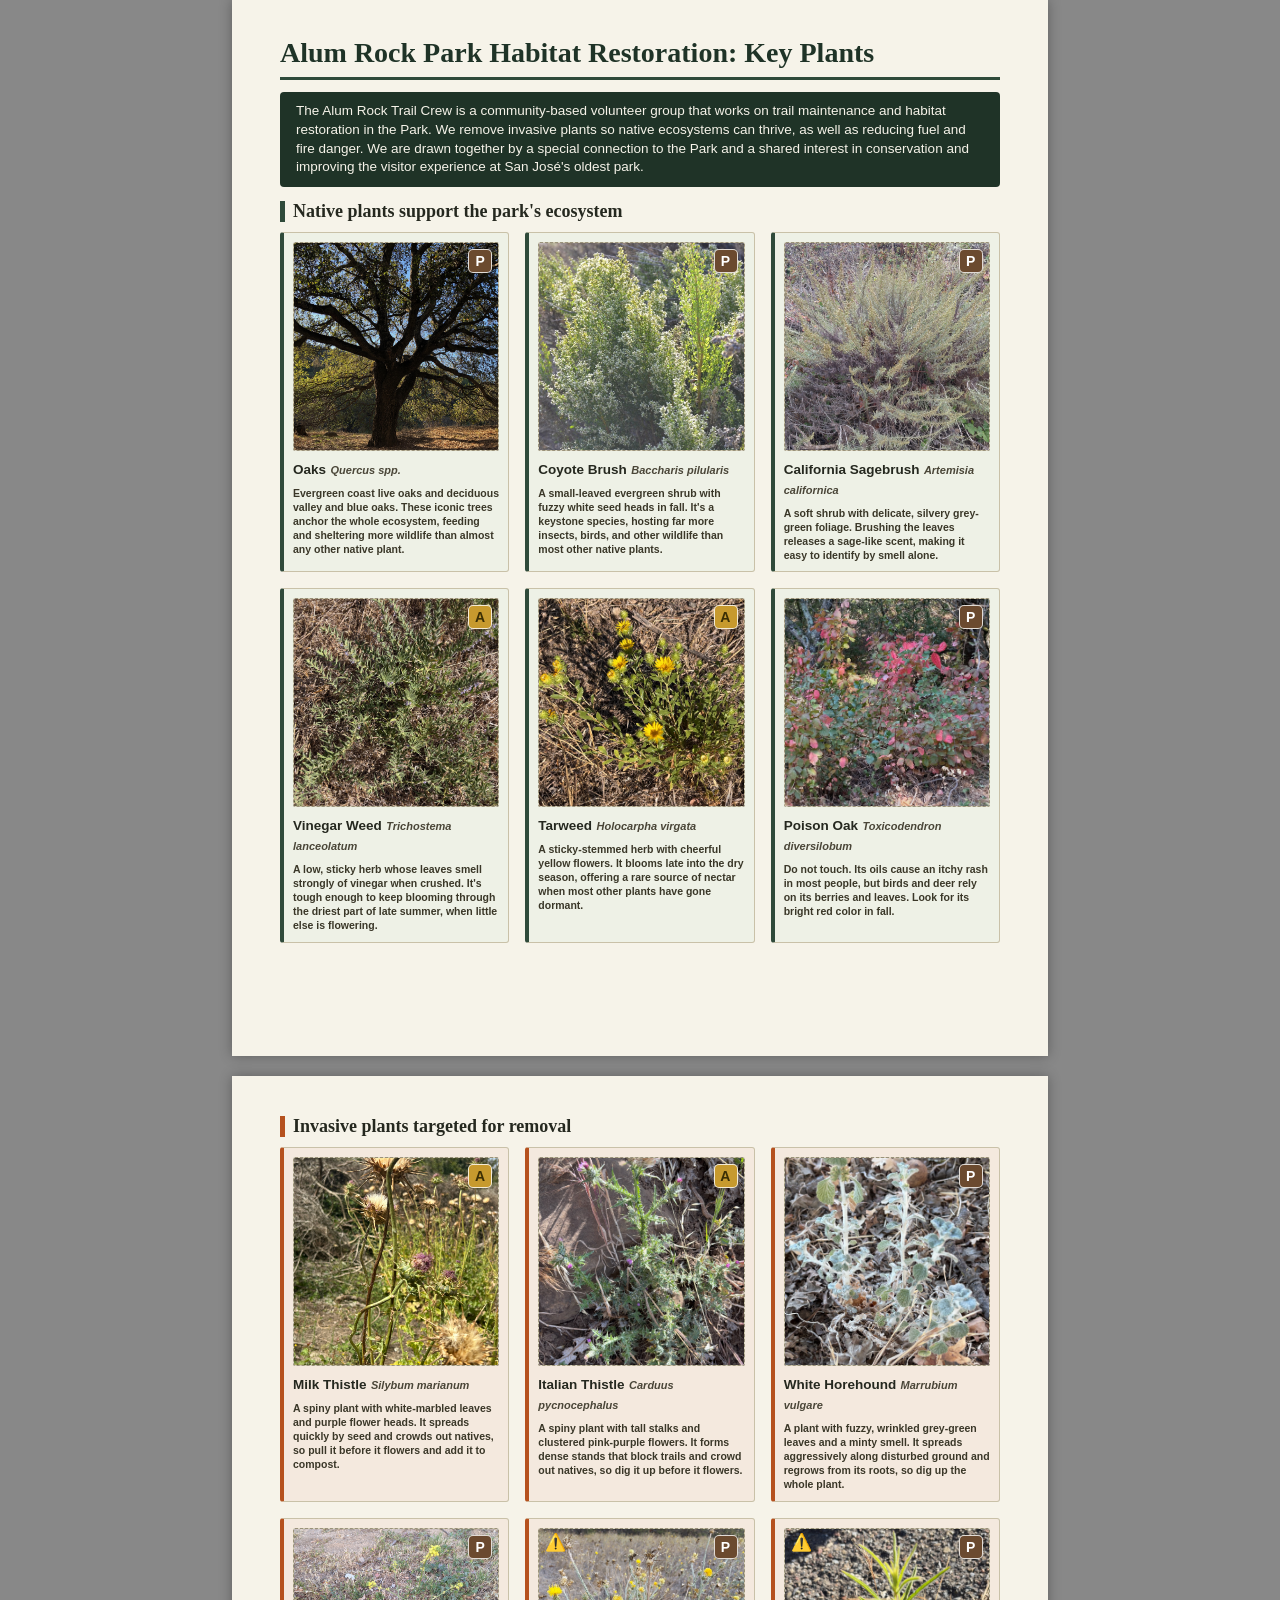
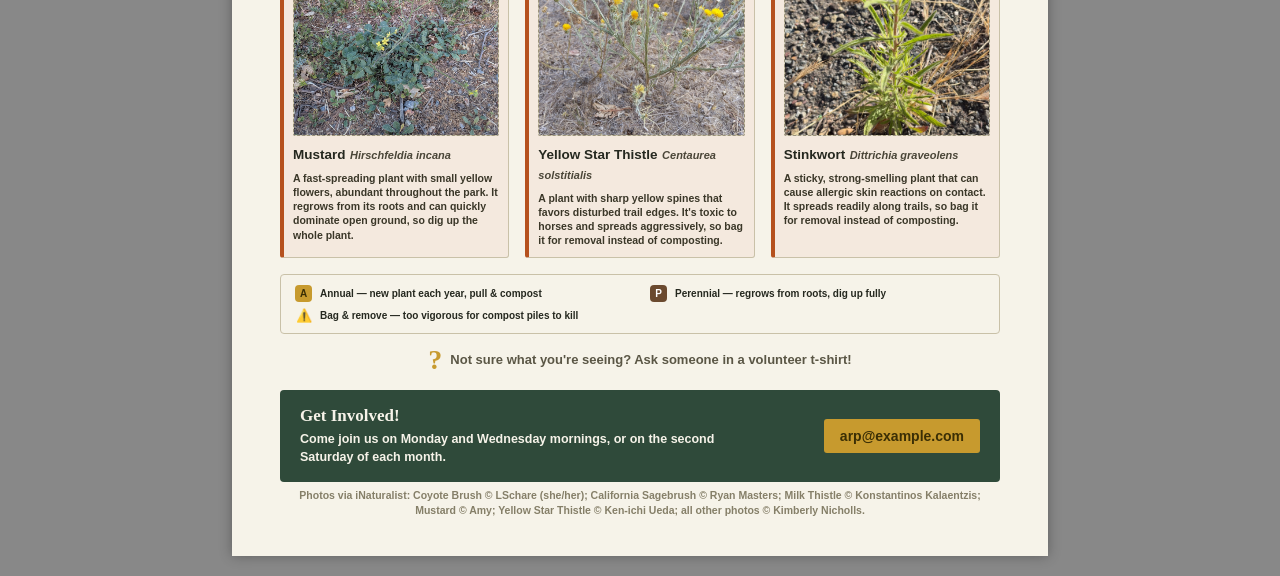
<file: flyer/index.html>
<!doctype html>
<html lang="en">
  <head>
    <meta charset="UTF-8" />
    <title>Alum Rock Park Starter Plant Guide</title>
    <style>
      :root {
        --moss: #2f4a3a;
        --moss-dark: #1f3327;
        --bark: #6b4a2f;
        --clay: #b5511e;
        --gold: #c79a2e;
        --paper: #f6f3e9;
        --ink: #25281f;
        --line: #c9c1a8;
        --card-native: #eef1e6;
        --card-invasive: #f4e9de;
      }
      * {
        box-sizing: border-box;
      }
      body {
        margin: 0;
        padding: 0;
        background: #888;
        font-family: "Source Sans Pro", Arial, sans-serif;
        color: var(--ink);
      }
      .page {
        width: 8.5in;
        min-height: 11in;
        background: var(--paper);
        margin: 0 auto 20px auto;
        padding: 0.4in 0.5in;
        position: relative;
        page-break-after: always;
      }
      .page:last-child {
        page-break-after: auto;
      }
      /* screen-only: visually separates stacked sheets on the grey
         backdrop when browsing this file directly; not part of the
         printed design, so it's scoped out of print rendering */
      @media screen {
        .page {
          box-shadow: 0 0 12px rgba(0, 0, 0, 0.3);
        }
      }
      /* ---------- Header / masthead ---------- */
      .masthead {
        display: flex;
        align-items: center;
        justify-content: space-between;
        border-bottom: 3px solid var(--moss);
        padding-bottom: 9px;
        margin-bottom: 12px;
        gap: 14px;
      }
      .masthead h1 {
        font-family: "Georgia", "Times New Roman", serif;
        font-weight: 700;
        font-size: 28px;
        line-height: 1.05;
        color: var(--moss-dark);
        margin: 0;
        white-space: nowrap;
      }
      .masthead .sub {
        font-size: 12px;
        color: var(--bark);
        margin-top: 4px;
        font-style: normal;
        line-height: 1.3;
      }
      .badge-oak {
        width: 48px;
        height: 48px;
        flex: 0 0 auto;
      }

      .why {
        background: var(--moss-dark);
        color: var(--paper);
        border-radius: 4px;
        padding: 10px 16px;
        font-size: 13.5px;
        line-height: 1.4;
        margin-bottom: 14px;
      }
      .why b {
        font-weight: normal;
        color: var(--paper);
      }

      .section-label {
        display: flex;
        align-items: baseline;
        gap: 8px;
        margin: 2px 0 10px 0;
      }
      .section-label h2 {
        font-family: "Georgia", serif;
        font-size: 18px;
        margin: 0;
        color: var(--ink);
      }
      .section-label.native h2 {
        border-left: 5px solid var(--moss);
        padding-left: 8px;
      }
      .section-label.invasive h2 {
        border-left: 5px solid var(--clay);
        padding-left: 8px;
      }
      .section-label .note {
        font-size: 11px;
        color: #5a5645;
      }

      /* ---------- Grid ---------- */
      .grid {
        display: grid;
        grid-template-columns: repeat(3, 1fr);
        gap: 16px;
      }
      .card {
        border: 1px solid var(--line);
        border-radius: 3px;
        padding: 9px;
        position: relative;
        display: flex;
        flex-direction: column;
        gap: 7px;
      }
      .card.native {
        background: var(--card-native);
        border-left: 4px solid var(--moss);
      }
      .card.invasive {
        background: var(--card-invasive);
        border-left: 4px solid var(--clay);
      }

      .photo-ph {
        width: 100%;
        height: 0;
        padding-bottom: 100%;
        background: repeating-linear-gradient(
          45deg,
          #dcd6c4,
          #dcd6c4 6px,
          #cfc8ae 6px,
          #cfc8ae 12px
        );
        border: 1px dashed #9a927a;
        border-radius: 2px;
        display: flex;
        align-items: center;
        justify-content: center;
        color: #6b6550;
        font-size: 10px;
        text-transform: uppercase;
        letter-spacing: 0.5px;
        position: relative;
        overflow: hidden;
      }
      .photo-ph img {
        width: 100%;
        height: 100%;
        object-fit: cover;
        position: absolute;
        inset: 0;
      }
      .lifecycle-badge {
        position: absolute;
        top: 6px;
        right: 6px;
        z-index: 1;
        width: 24px;
        height: 24px;
        border-radius: 5px;
        display: flex;
        align-items: center;
        justify-content: center;
        font-size: 14px;
        font-weight: 700;
        color: #fff;
        border: 1.5px solid rgba(255, 255, 255, 0.8);
      }
      .lifecycle-badge.A {
        background: var(--gold);
        color: #3a2e05;
      }
      .lifecycle-badge.P {
        background: var(--bark);
      }

      .concern-flag {
        position: absolute;
        top: 5px;
        left: 6px;
        z-index: 1;
        font-size: 17px;
        line-height: 1;
      }

      .names {
        margin-top: 1px;
        line-height: 1.25;
      }
      .common {
        font-weight: 700;
        font-size: 13.5px;
      }
      .sci {
        font-style: italic;
        font-size: 11px;
        color: #4a4638;
      }
      .desc {
        font-size: 10.5px;
        line-height: 1.35;
        color: #3a3728;
      }

      /* ---------- Key ---------- */
      .key {
        margin-top: 16px;
        border: 1px solid var(--line);
        border-radius: 4px;
        padding: 10px 14px;
        display: grid;
        grid-template-columns: 1fr 1fr;
        gap: 6px 20px;
      }
      .key h3 {
        font-family: "Georgia", serif;
        font-size: 12.5px;
        margin: 0 0 3px 0;
        grid-column: 1 / -1;
      }
      .key-item {
        display: flex;
        align-items: center;
        gap: 8px;
        font-size: 10px;
      }
      .key-item .swatch {
        width: 17px;
        height: 17px;
        flex: 0 0 auto;
        border-radius: 4px;
        display: flex;
        align-items: center;
        justify-content: center;
        font-size: 10px;
        font-weight: 700;
        color: #fff;
      }
      .key-item .swatch.A {
        background: var(--gold);
        color: #3a2e05;
      }
      .key-item .swatch.P {
        background: var(--bark);
      }
      .key-item .emoji {
        font-size: 13px;
        width: 17px;
        text-align: center;
        flex: 0 0 auto;
      }
      .key-item b {
        font-weight: 700;
      }

      /* ---------- CTA ---------- */
      .cta {
        margin-top: 16px;
        background: var(--moss);
        color: var(--paper);
        border-radius: 4px;
        padding: 16px 20px;
        display: flex;
        align-items: center;
        justify-content: space-between;
        gap: 16px;
      }
      .cta .txt h3 {
        margin: 0 0 4px 0;
        font-family: "Georgia", serif;
        font-size: 17px;
      }
      .cta .txt p {
        margin: 0;
        font-size: 12.5px;
        line-height: 1.45;
        max-width: 4.7in;
      }
      .cta .contact {
        font-size: 14px;
        font-weight: 700;
        background: var(--gold);
        color: #3a2e05;
        padding: 9px 16px;
        border-radius: 3px;
        white-space: nowrap;
      }

      .footer-note {
        margin-top: 12px;
        font-size: 13px;
        color: #5a5645;
        text-align: center;
        display: flex;
        align-items: center;
        justify-content: center;
        gap: 8px;
      }
      .footer-note .icon {
        font-family: "Georgia", serif;
        font-size: 28px;
        font-weight: 700;
        color: var(--gold);
        line-height: 1;
      }

      .attributions {
        margin-top: 6px;
        font-size: 10.5px;
        line-height: 1.4;
        color: #857f68;
        text-align: center;
      }

      @media print {
        body {
          background: none;
        }
        .page {
          margin: 0;
        }
        @page {
          size: letter;
          margin: 0;
        }

        /* page 1 (native grid only) has more room than page 2 (grid +
           key + footer + CTA + attributions), so size each grid's photos
           separately to fill both pages without page 2 overflowing */
        .grid {
          gap: 12px;
        }
        .card {
          padding: 8px;
          gap: 6px;
        }
        .grid-native .photo-ph {
          padding-bottom: 122%;
        }
        .grid-invasive .photo-ph {
          padding-bottom: 95%;
        }
        .desc {
          font-size: 10.5px;
          line-height: 1.35;
        }
        .key {
          margin-top: 14px;
          padding: 8px 14px;
        }
        .key h3 {
          font-size: 13px;
        }
        .key-item {
          font-size: 10.5px;
        }
        .footer-note {
          margin-top: 10px;
          font-size: 13px;
        }
        .cta {
          margin-top: 12px;
          padding: 10px 16px;
        }
        .cta .txt p {
          font-size: 12px;
          line-height: 1.35;
        }
        .attributions {
          margin-top: 4px;
          font-size: 10px;
          line-height: 1.3;
        }
      }
    </style>
  </head>
  <body>
    <!-- ================= PAGE 1 : FRONT ================= -->
    <div class="page">
      <div class="masthead">
        <div>
          <h1>Alum Rock Park Habitat Restoration: Key Plants</h1>
        </div>
      </div>

      <div class="why">
        <b>The Alum Rock Trail Crew is a community-based volunteer group that works
        on trail maintenance and habitat
        restoration in the Park. We remove invasive plants so 
        native ecosystems can thrive, as well as reducing fuel and fire danger. 
        We are drawn together by a
        special connection to the Park and a shared interest in
        conservation and improving the visitor experience at San José's
        oldest park.
      </div>

      <div class="section-label native">
        <h2>Native plants support the park's ecosystem</h2>
      </div>

      <div class="grid grid-native">
        <!-- Oaks -->
        <div class="card native">
          <div class="photo-ph" id="photo-oak">
            <span class="lifecycle-badge P">P</span
            ><img src="oak.jpg" alt="Coast live oak" />
          </div>
          <div class="names">
            <span class="common">Oaks</span>
            <span class="sci">Quercus spp.</span>
          </div>
          <div class="desc">
            Evergreen coast live oaks and deciduous valley and blue oaks. These
            iconic trees anchor the whole ecosystem, feeding and sheltering more
            wildlife than almost any other native plant.
          </div>
        </div>

        <!-- Coyote brush -->
        <div class="card native">
          <div class="photo-ph" id="photo-coyote-brush">
            <span class="lifecycle-badge P">P</span
            ><img src="coyote_brush.jpg" alt="Coyote brush" />
          </div>
          <div class="names">
            <span class="common">Coyote Brush</span>
            <span class="sci">Baccharis pilularis</span>
          </div>
          <div class="desc">
            A small-leaved evergreen shrub with fuzzy white seed heads in fall.
            It's a keystone species, hosting far more insects, birds, and other
            wildlife than most other native plants.
          </div>
        </div>

        <!-- California sagebrush -->
        <div class="card native">
          <div class="photo-ph" id="photo-sagebrush">
            <span class="lifecycle-badge P">P</span
            ><img src="ca_sagebrush.jpg" alt="California sagebrush" />
          </div>
          <div class="names">
            <span class="common">California Sagebrush</span>
            <span class="sci">Artemisia californica</span>
          </div>
          <div class="desc">
            A soft shrub with delicate, silvery grey-green foliage. Brushing the
            leaves releases a sage-like scent, making it easy to identify by
            smell alone.
          </div>
        </div>

        <!-- Vinegar weed -->
        <div class="card native">
          <div class="photo-ph" id="photo-vinegar-weed">
            <span class="lifecycle-badge A">A</span
            ><img src="vinegar_weed.jpg" alt="Vinegar weed" />
          </div>
          <div class="names">
            <span class="common">Vinegar Weed</span>
            <span class="sci">Trichostema lanceolatum</span>
          </div>
          <div class="desc">
            A low, sticky herb whose leaves smell strongly of vinegar when
            crushed. It's tough enough to keep blooming through the driest part
            of late summer, when little else is flowering.
          </div>
        </div>

        <!-- Tarweed -->
        <div class="card native">
          <div class="photo-ph" id="photo-tarweed">
            <span class="lifecycle-badge A">A</span
            ><img src="tarweed.jpg" alt="Tarweed" />
          </div>
          <div class="names">
            <span class="common">Tarweed</span>
            <span class="sci">Holocarpha virgata</span>
          </div>
          <div class="desc">
            A sticky-stemmed herb with cheerful yellow flowers. It blooms late
            into the dry season, offering a rare source of nectar when most
            other plants have gone dormant.
          </div>
        </div>

        <!-- Poison oak -->
        <div class="card native">
          <div class="photo-ph" id="photo-poison-oak">
            <span class="lifecycle-badge P">P</span
            ><img src="poison_oak.jpg" alt="Poison oak" />
          </div>
          <div class="names">
            <span class="common">Poison Oak</span>
            <span class="sci">Toxicodendron diversilobum</span>
          </div>
          <div class="desc">
            <b>Do not touch.</b> Its oils cause an itchy rash in most people,
            but birds and deer rely on its berries and leaves. Look for its
            bright red color in fall.
          </div>
        </div>
      </div>
    </div>

    <!-- ================= PAGE 2 : BACK ================= -->
    <div class="page">
      <div class="section-label invasive">
        <h2>Invasive plants targeted for removal</h2>
      </div>

      <div class="grid grid-invasive">
        <!-- Milk thistle -->
        <div class="card invasive">
          <div class="photo-ph" id="photo-milk-thistle">
            <span class="lifecycle-badge A">A</span
            ><img src="milk_thistle.jpg" alt="Milk thistle" />
          </div>
          <div class="names">
            <span class="common">Milk Thistle</span>
            <span class="sci">Silybum marianum</span>
          </div>
          <div class="desc">
            A spiny plant with white-marbled leaves and purple flower heads. It
            spreads quickly by seed and crowds out natives, so pull it before it
            flowers and add it to compost.
          </div>
        </div>

        <!-- Italian thistle -->
        <div class="card invasive">
          <div class="photo-ph" id="photo-italian-thistle">
            <span class="lifecycle-badge A">A</span
            ><img src="italian_thistle.jpg" alt="Italian thistle" />
          </div>
          <div class="names">
            <span class="common">Italian Thistle</span>
            <span class="sci">Carduus pycnocephalus</span>
          </div>
          <div class="desc">
            A spiny plant with tall stalks and clustered pink-purple flowers. It
            forms dense stands that block trails and crowd out natives, so dig
            it up before it flowers.
          </div>
        </div>

        <!-- White horehound -->
        <div class="card invasive">
          <div class="photo-ph" id="photo-white-horehound">
            <span class="lifecycle-badge P">P</span
            ><img src="horehound.jpg" alt="White horehound" />
          </div>
          <div class="names">
            <span class="common">White Horehound</span>
            <span class="sci">Marrubium vulgare</span>
          </div>
          <div class="desc">
            A plant with fuzzy, wrinkled grey-green leaves and a minty smell. It
            spreads aggressively along disturbed ground and regrows from its
            roots, so dig up the whole plant.
          </div>
        </div>

        <!-- Mustard -->
        <div class="card invasive">
          <div class="photo-ph" id="photo-mustard">
            <span class="lifecycle-badge P">P</span
            ><img src="mustard.jpg" alt="Mustard" />
          </div>
          <div class="names">
            <span class="common">Mustard</span>
            <span class="sci">Hirschfeldia incana</span>
          </div>
          <div class="desc">
            A fast-spreading plant with small yellow flowers, abundant
            throughout the park. It regrows from its roots and can quickly
            dominate open ground, so dig up the whole plant.
          </div>
        </div>

        <!-- Yellow star thistle -->
        <div class="card invasive">
          <div class="photo-ph" id="photo-yellow-star-thistle">
            <span class="lifecycle-badge P">P</span
            ><span class="concern-flag">⚠️</span
            ><img src="yellow_star.jpg" alt="Yellow star thistle" />
          </div>
          <div class="names">
            <span class="common">Yellow Star Thistle</span>
            <span class="sci">Centaurea solstitialis</span>
          </div>
          <div class="desc">
            A plant with sharp yellow spines that favors disturbed trail edges.
            It's toxic to horses and spreads aggressively, so bag it for removal
            instead of composting.
          </div>
        </div>

        <!-- Stinkwort -->
        <div class="card invasive">
          <div class="photo-ph" id="photo-stinkwort">
            <span class="lifecycle-badge P">P</span
            ><span class="concern-flag">⚠️</span
            ><img src="stinkwort.jpg" alt="Stinkwort" />
          </div>
          <div class="names">
            <span class="common">Stinkwort</span>
            <span class="sci">Dittrichia graveolens</span>
          </div>
          <div class="desc">
            A sticky, strong-smelling plant that can cause allergic skin
            reactions on contact. It spreads readily along trails, so bag it for
            removal instead of composting.
          </div>
        </div>
      </div>

      <div class="key">
        <div class="key-item">
          <span class="swatch A">A</span>
          <span><b>Annual</b> — new plant each year, pull &amp; compost</span>
        </div>
        <div class="key-item">
          <span class="swatch P">P</span>
          <span
            ><b>Perennial</b> — regrows from roots, dig up fully</span
          >
        </div>
        <div class="key-item">
          <span class="emoji">⚠️</span>
          <span
            ><b>Bag &amp; remove</b> — too vigorous for compost piles to kill</span
          >
        </div>
      </div>


      <div class="footer-note">
        <span class="icon">?</span>
        <span>Not sure what you're seeing? Ask someone in a volunteer t-shirt!</span>
      </div>

            <div class="cta">
        <div class="txt">
          <h3>Get Involved!</h3>
          <p>
            Come join us on Monday and Wednesday mornings, or on
            the second Saturday of each month.
          </p>
        </div>
        <div class="contact">arp@example.com</div>
      </div>

      <div class="attributions">
        Photos via iNaturalist: Coyote Brush &copy; LSchare (she/her); California
        Sagebrush &copy; Ryan Masters; Milk Thistle &copy; Konstantinos
        Kalaentzis; Mustard &copy; Amy; Yellow Star Thistle &copy; Ken-ichi
        Ueda; all other photos &copy; Kimberly Nicholls.
      </div>
    </div>
  </body>
</html>
</file>
